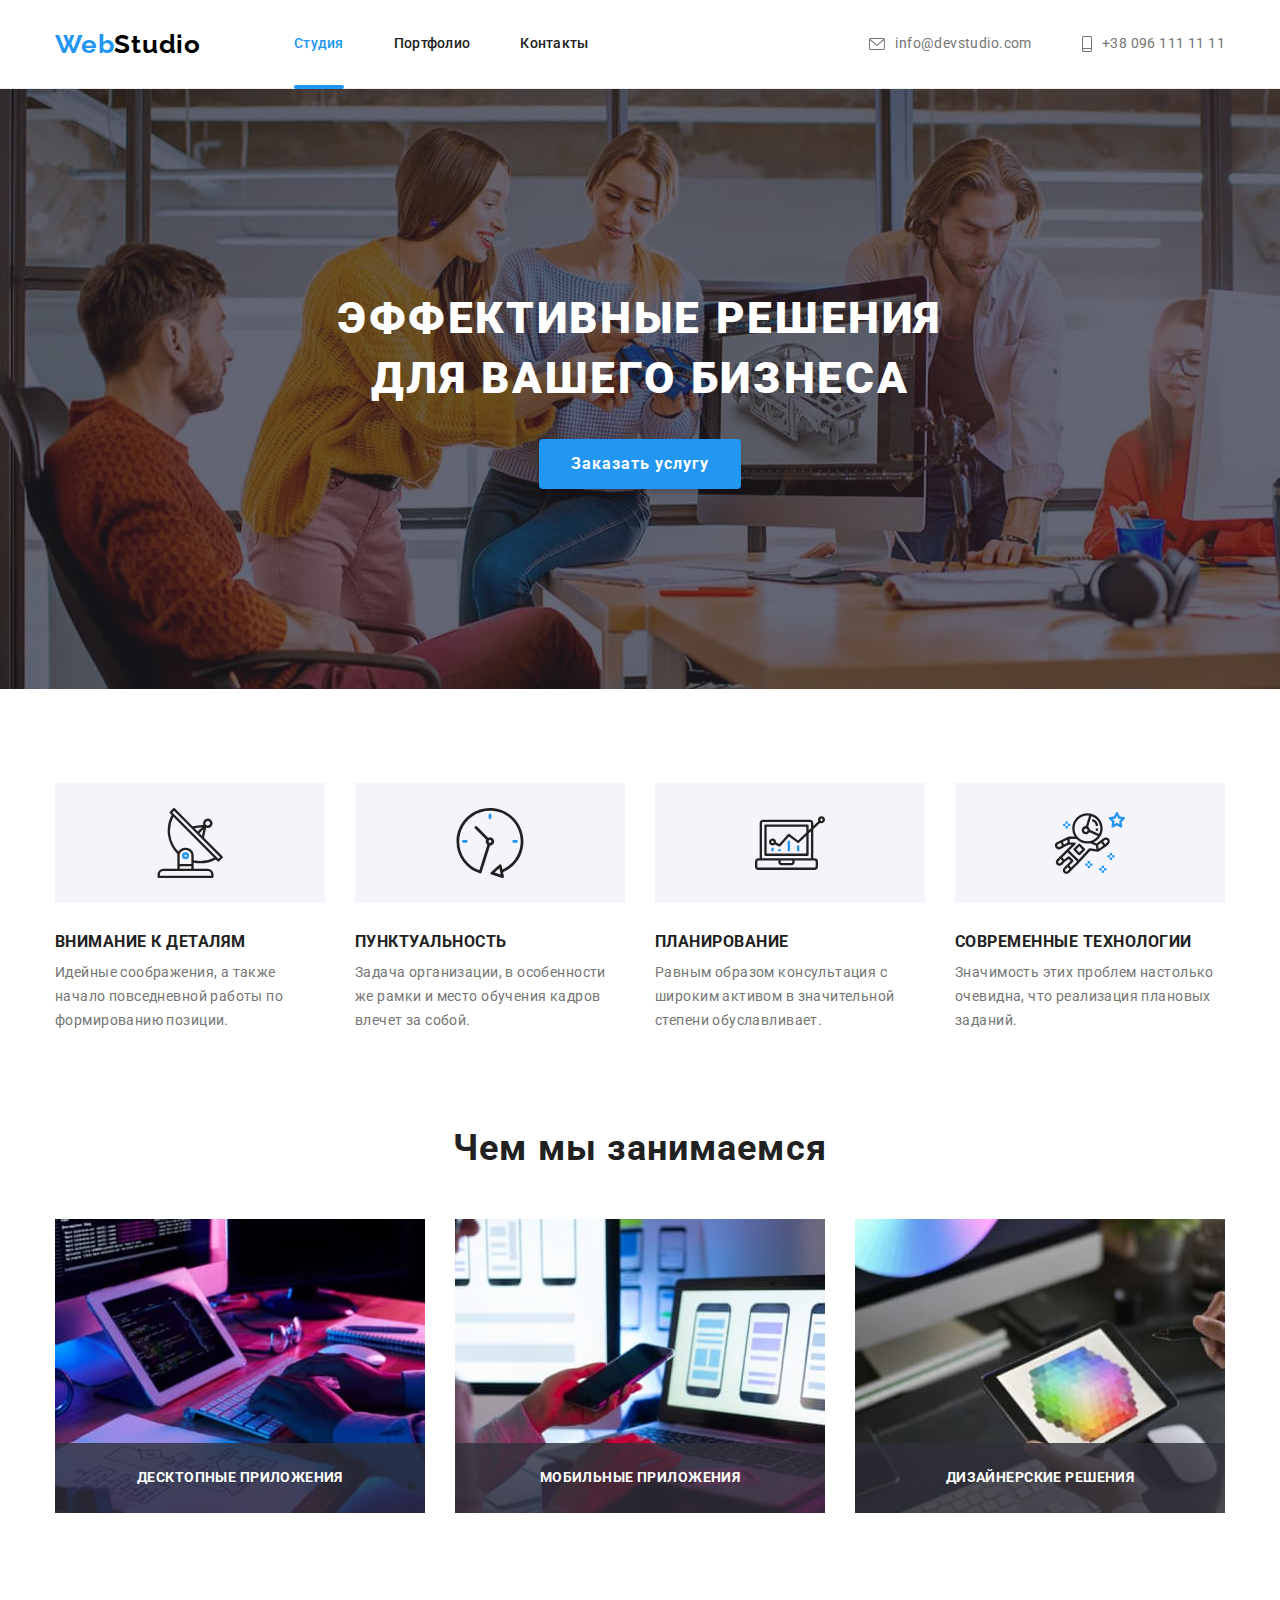
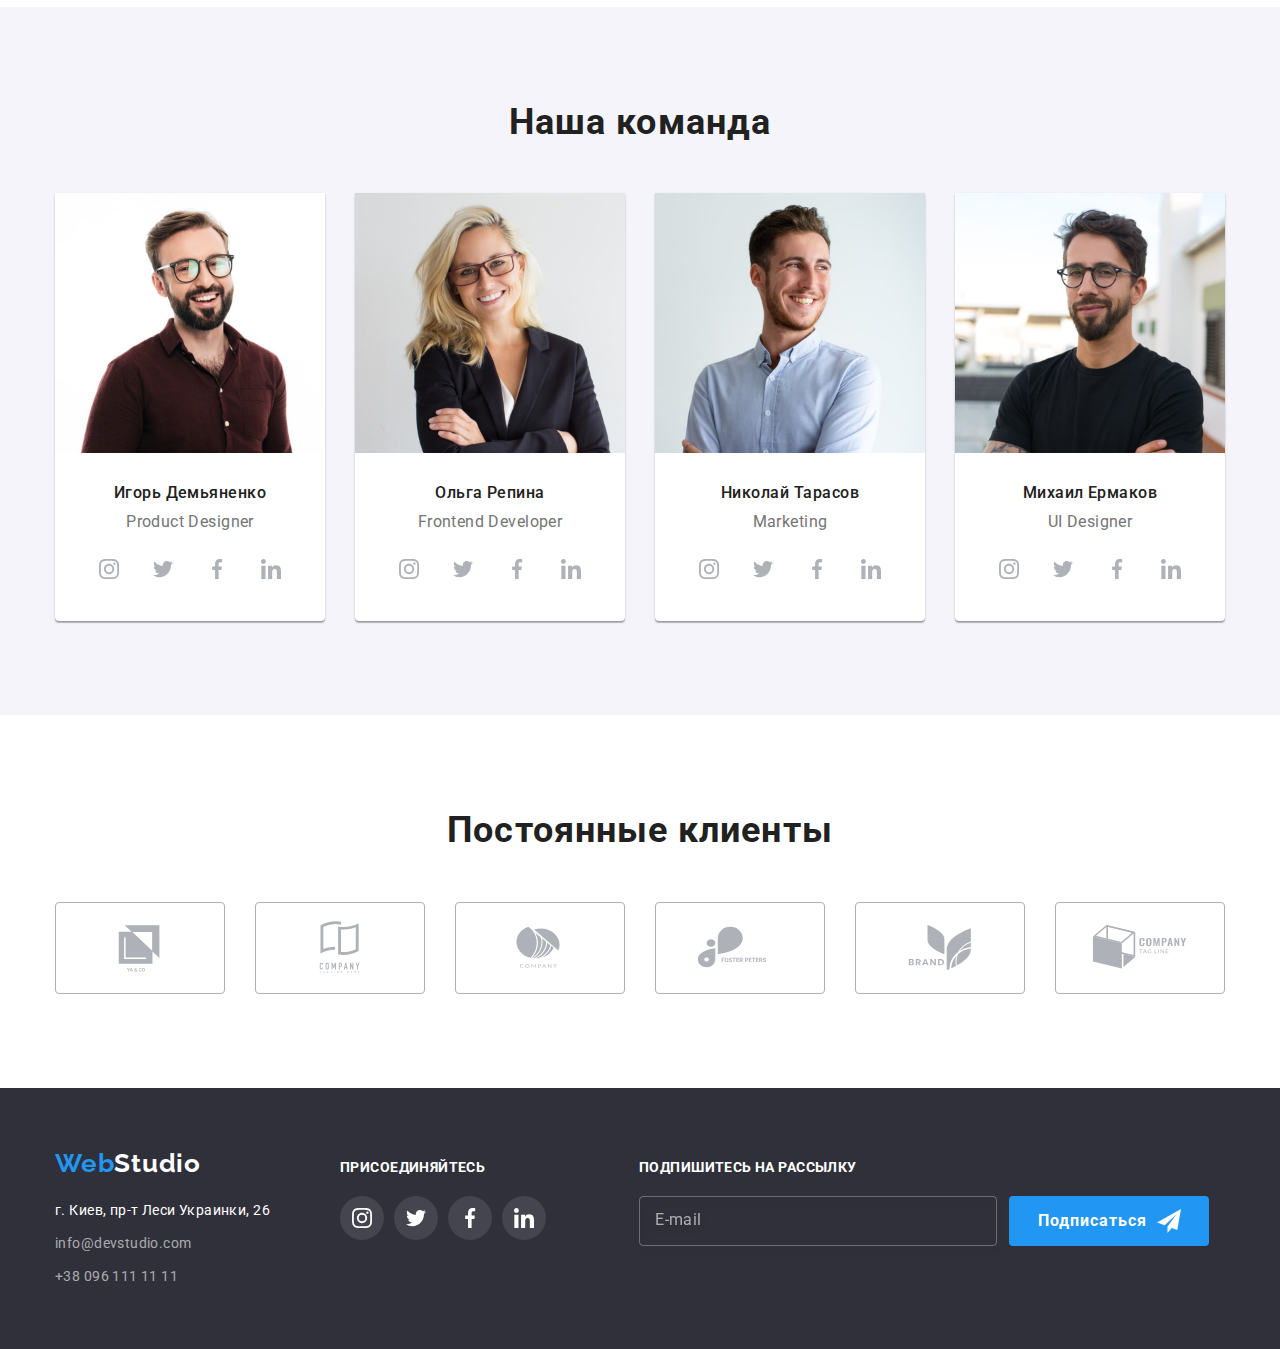
<file: index.html>
<!DOCTYPE html>
<html lang="ru">
  <head class="page-header">
    <meta charset="UTF-8" />
    <meta http-equiv="X-UA-Compatible" content="IE=edge" />
    <meta name="viewport" content="width=device-width, initial-scale=1.0" />
    <title>Студия</title>
    <link
      href="https://fonts.googleapis.com/css2?family=Raleway:wght@700&family=Roboto:wght@400;500;700;900&display=swap"
      rel="stylesheet"
    />
    <link
      rel="stylesheet"
      href="https://cdn.jsdelivr.net/npm/modern-normalize@1.1.0/modern-normalize.min.css"
    />
    <link rel="stylesheet" href="./css/style.css" />
  </head>
  <body>
    <!-- Хедер -->
    <header>
      <!-- Навигация -->

      <div class="container main-header">
        <nav class="navigation">
          <a href="./index.html" lang="en" class="logo"
            >Web<span class="logo-black">Studio</span></a
          >
          <ul class="site-nav">
            <li class="item-nav">
              <a href="./index.html" class="current">Студия</a>
            </li>

            <li class="item-nav">
              <a href="./portfolio.html" class="link">Портфолио</a>
            </li>

            <li class="item-nav"><a href="" class="link">Контакты</a></li>
          </ul>
        </nav>

        <!-- Контактная информация -->
        <ul class="contact-info">
          <li class="item-contact">
            <a href="mailto:info@devstudio.com" class="link-contact">
              <svg class="contact-mail">
                <use href="./images/icons.svg#mail"></use>
              </svg>
              info@devstudio.com</a
            >
          </li>

          <li class="item-contact">
            <a href="tel:+380961111111" class="link-contact">
              <svg class="contact-phone">
                <use href="./images/icons.svg#smartphone"></use>
              </svg>
              +38 096 111 11 11</a
            >
          </li>
        </ul>
      </div>
    </header>

    <!-- Основной контент -->
    <main>
      <!-- Герой -->
      <section class="hero">
        <div class="container">
          <div class="hero-position">
            <h1 class="hero-title">Эффективные решения для вашего бизнеса</h1>
          </div>
          <button type="button" class="button maine" data-modal-open>Заказать услугу</button>
        </div>
      </section>

      <!-- Наши особенности -->

      <section class="section peculiarities">
        <div class="container">
          <h2 class="visually-hidden">Наши особенности</h2>
          <ul class="benefits">
            <li class="benefits-item">
              <div class="wrapper">
                <svg class="benefits-icon" width="70" height="70">
                  <use href="./images/icons.svg#antenna"></use>
                </svg>
              </div>
              <h3 class="subtitle">Внимание к деталям</h3>
              <p class="benefits-text">
                Идейные соображения, а также начало повседневной работы по формированию позиции.
              </p>
            </li>

            <li class="benefits-item">
              <div class="wrapper">
                <svg class="benefits-icon" width="70" height="70">
                  <use href="./images/icons.svg#clock"></use>
                </svg>
              </div>
              <h3 class="subtitle">Пунктуальность</h3>
              <p class="benefits-text">
                Задача организации, в особенности же рамки и место обучения кадров влечет за собой.
              </p>
            </li>

            <li class="benefits-item">
              <div class="wrapper">
                <svg class="benefits-icon" width="70" height="70">
                  <use href="./images/icons.svg#diagram"></use>
                </svg>
              </div>
              <h3 class="subtitle">Планирование</h3>
              <p class="benefits-text">
                Равным образом консультация с широким активом в значительной степени обуславливает.
              </p>
            </li>

            <li class="benefits-item">
              <div class="wrapper">
                <svg class="benefits-icon" width="70" height="70">
                  <use href="./images/icons.svg#astronaut"></use>
                </svg>
              </div>
              <h3 class="subtitle">Современные технологии</h3>
              <p class="benefits-text">
                Значимость этих проблем настолько очевидна, что реализация плановых заданий.
              </p>
            </li>
          </ul>
        </div>
      </section>

      <!-- Чим мы занимаемся -->

      <section class="section">
        <div class="container">
          <h2 class="title">Чем мы занимаемся</h2>
          <ul class="services">
            <li class="services-item">
              <div class="thumb-services">
                <img src="./images/work/img.jpg" alt="Пишем код" width="370" height="294" />
                <p class="subtitle-text-services">Десктопные приложения</p>
              </div>
            </li>

            <li class="services-item">
              <div class="thumb-services">
                <img src="./images/work/img1.jpg" alt="Дизайн страницы" width="370" height="294" />
                <p class="subtitle-text-services">Мобильные приложения</p>
              </div>
            </li>

            <li class="services-item">
              <div class="thumb-services">
                <img
                  src="./images/work/img2.jpg"
                  alt="Дизайнерское оформление"
                  width="370"
                  height="294"
                />
                <p class="subtitle-text-services">Дизайнерские решения</p>
              </div>
            </li>
          </ul>
        </div>
      </section>

      <!-- Наша команда -->
      <section class="section team">
        <div class="container">
          <h2 class="title">Наша команда</h2>
          <ul class="employee-list">
            <li class="employee-card">
              <img
                src="./images/employees/img3.jpg"
                alt="Фото Игоря Демьяненко"
                width="270"
                height="260"
                class="photo"
              />
              <div class="employee-info">
                <h3 class="caption-team">Игорь Демьяненко</h3>
                <p lang="en" class="text">Product Designer</p>
                <ul class="social-list">
                  <li class="social-list-item">
                    <a href="" class="social-list-link">
                      <svg class="social-list-icon" width="20" height="20">
                        <use href="./images/icons.svg#instagram"></use>
                      </svg>
                    </a>
                  </li>
                  <li class="social-list-item">
                    <a href="" class="social-list-link">
                      <svg class="social-list-icon" width="20" height="20">
                        <use href="./images/icons.svg#twitter"></use>
                      </svg>
                    </a>
                  </li>
                  <li class="social-list-item">
                    <a href="" class="social-list-link">
                      <svg class="social-list-icon" width="20" height="20">
                        <use href="./images/icons.svg#facebook"></use>
                      </svg>
                    </a>
                  </li>
                  <li class="social-list-item">
                    <a href="" class="social-list-link">
                      <svg class="social-list-icon" width="20" height="20">
                        <use href="./images/icons.svg#linkedin"></use>
                      </svg>
                    </a>
                  </li>
                </ul>
              </div>
            </li>

            <li class="employee-card">
              <img
                src="./images/employees/img4.jpg"
                alt="Фото Ольги Репиной"
                width="270"
                height="260"
                class="photo"
              />
              <div class="employee-info">
                <h3 class="caption-team">Ольга Репина</h3>
                <p lang="en" class="text">Frontend Developer</p>
                <ul class="social-list">
                  <li class="social-list-item">
                    <a href="" class="social-list-link">
                      <svg class="social-list-icon" width="20" height="20">
                        <use href="./images/icons.svg#instagram"></use>
                      </svg>
                    </a>
                  </li>
                  <li class="social-list-item">
                    <a href="" class="social-list-link">
                      <svg class="social-list-icon" width="20" height="20">
                        <use href="./images/icons.svg#twitter"></use>
                      </svg>
                    </a>
                  </li>
                  <li class="social-list-item">
                    <a href="" class="social-list-link">
                      <svg class="social-list-icon" width="20" height="20">
                        <use href="./images/icons.svg#facebook"></use>
                      </svg>
                    </a>
                  </li>
                  <li class="social-list-item">
                    <a href="" class="social-list-link">
                      <svg class="social-list-icon" width="20" height="20">
                        <use href="./images/icons.svg#linkedin"></use>
                      </svg>
                    </a>
                  </li>
                </ul>
              </div>
            </li>

            <li class="employee-card">
              <img
                src="./images/employees/img5.jpg"
                alt="Фото Николая Тарасова"
                width="270"
                height="260"
                class="photo"
              />
              <div class="employee-info">
                <h3 class="caption-team">Николай Тарасов</h3>
                <p lang="en" class="text">Marketing</p>
                <ul class="social-list">
                  <li class="social-list-item">
                    <a href="" class="social-list-link">
                      <svg class="social-list-icon" width="20" height="20">
                        <use href="./images/icons.svg#instagram"></use>
                      </svg>
                    </a>
                  </li>
                  <li class="social-list-item">
                    <a href="" class="social-list-link">
                      <svg class="social-list-icon" width="20" height="20">
                        <use href="./images/icons.svg#twitter"></use>
                      </svg>
                    </a>
                  </li>
                  <li class="social-list-item">
                    <a href="" class="social-list-link">
                      <svg class="social-list-icon" width="20" height="20">
                        <use href="./images/icons.svg#facebook"></use>
                      </svg>
                    </a>
                  </li>
                  <li class="social-list-item">
                    <a href="" class="social-list-link">
                      <svg class="social-list-icon" width="20" height="20">
                        <use href="./images/icons.svg#linkedin"></use>
                      </svg>
                    </a>
                  </li>
                </ul>
              </div>
            </li>

            <li class="employee-card">
              <img
                src="./images/employees/img6.jpg"
                alt="Фото Михаила Ермакова"
                width="270"
                height="260"
                class="photo"
              />
              <div class="employee-info">
                <h3 class="caption-team">Михаил Ермаков</h3>
                <p lang="en" class="text">UI Designer</p>
                <ul class="social-list">
                  <li class="social-list-item">
                    <a href="" class="social-list-link">
                      <svg class="social-list-icon" width="20" height="20">
                        <use href="./images/icons.svg#instagram"></use>
                      </svg>
                    </a>
                  </li>
                  <li class="social-list-item">
                    <a href="" class="social-list-link">
                      <svg class="social-list-icon" width="20" height="20">
                        <use href="./images/icons.svg#twitter"></use>
                      </svg>
                    </a>
                  </li>
                  <li class="social-list-item">
                    <a href="" class="social-list-link">
                      <svg class="social-list-icon" width="20" height="20">
                        <use href="./images/icons.svg#facebook"></use>
                      </svg>
                    </a>
                  </li>
                  <li class="social-list-item">
                    <a href="" class="social-list-link">
                      <svg class="social-list-icon" width="20" height="20">
                        <use href="./images/icons.svg#linkedin"></use>
                      </svg>
                    </a>
                  </li>
                </ul>
              </div>
            </li>
          </ul>
        </div>
      </section>
    </main>

    <!-- Постоянные клиенты -->
    <section class="section">
      <div class="container">
        <h2 class="title">Постоянные клиенты</h2>
        <ul class="clients-list">
          <li class="clients-item">
            <a href="" class="clients-link">
              <svg class="clients-icon" width="106" height="60">
                <use href="./images/icons.svg#logo1"></use>
              </svg>
            </a>
          </li>
          <li class="clients-item">
            <a href="" class="clients-link">
              <svg class="clients-icon" width="106" height="60">
                <use href="./images/icons.svg#logo2"></use>
              </svg>
            </a>
          </li>
          <li class="clients-item">
            <a href="" class="clients-link">
              <svg class="clients-icon" width="106" height="60">
                <use href="./images/icons.svg#logo3"></use>
              </svg>
            </a>
          </li>
          <li class="clients-item">
            <a href="" class="clients-link">
              <svg class="clients-icon" width="106" height="60">
                <use href="./images/icons.svg#logo4"></use>
              </svg>
            </a>
          </li>
          <li class="clients-item">
            <a href="" class="clients-link">
              <svg class="clients-icon" width="106" height="60">
                <use href="./images/icons.svg#logo5"></use>
              </svg>
            </a>
          </li>
          <li class="clients-item">
            <a href="" class="clients-link">
              <svg class="clients-icon" width="106" height="60">
                <use href="./images/icons.svg#logo6"></use>
              </svg>
            </a>
          </li>
        </ul>
      </div>
    </section>

    <!-- Футер -->
    <footer class="footer basement">
      <div class="container cellar">
        <div class="company-address">
          <a href="./index.html" lang="en" class="logo footer">
            Web<span class="logo-white footer">Studio</span></a
          >
          <address>
            <ul class="end-page">
              <li class="address footer-entrance">г. Киев, пр-т Леси Украинки, 26</li>

              <li class="footer-entrance">
                <a href="mailto:info@devstudio.com" class="contact">info@devstudio.com</a>
              </li>

              <li>
                <a href="tel:+380961111111" class="contact">+38 096 111 11 11</a>
              </li>
            </ul>
          </address>
        </div>
        <div class="invitation-box">
          <p class="subtitle-invitation">присоединяйтесь</p>
          <ul class="social-list">
            <li class="social-list-item">
              <a href="" class="social-list-link-footer">
                <svg class="social-list-icon" width="20" height="20">
                  <use href="./images/icons.svg#instagram"></use>
                </svg>
              </a>
            </li>
            <li class="social-list-item">
              <a href="" class="social-list-link-footer">
                <svg class="social-list-icon" width="20" height="20">
                  <use href="./images/icons.svg#twitter"></use>
                </svg>
              </a>
            </li>
            <li class="social-list-item">
              <a href="" class="social-list-link-footer">
                <svg class="social-list-icon" width="20" height="20">
                  <use href="./images/icons.svg#facebook"></use>
                </svg>
              </a>
            </li>
            <li class="social-list-item">
              <a href="" class="social-list-link-footer">
                <svg class="social-list-icon" width="20" height="20">
                  <use href="./images/icons.svg#linkedin"></use>
                </svg>
              </a>
            </li>
          </ul>
        </div>
        <div class="invitation-position">
          <p class="subtitle-invitation">Подпишитесь на рассылку</p>
          <form class="mailing-list-form">
            <label>
              <input
                class="mailing-list-address"
                name="user_email"
                type="email"
                placeholder="E-mail"
              />
            </label>
            <span class="subscribe-wrapper">
              <button type="submit" class="subscribe-btn">
                Подписаться
                <svg class="subscribe-btn-icon" width="24" height="24">
                  <use href="./images/icons.svg#iconsend"></use>
                </svg>
              </button>
            </span>
          </form>
        </div>
      </div>
    </footer>

    <div class="backdrop is-hidden" data-modal>
      <div class="modal">
        <button type="button" class="close" data-modal-close>
          <svg class="untitled" width="18" height="18">
            <use href="./images/icons.svg#close"></use>
          </svg>
        </button>

        <form class="modal-form">
          <p class="modal-text">Оставьте свои данные, мы вам перезвоним</p>
          <label class="modal-form-field">
            <span class="modal-form-input-desc">Имя*</span>
            <span class="modal-form-input-wrapper">
              <input
                class="modal-form-input"
                name="user_name"
                type="text"
                required
                pattern="^[a-zA-Zа-яА-Я]+"
                minlength="2"
              />
              <svg class="modal-input-icon" width="18" height="18">
                <use href="./images/icons.svg#person"></use>
              </svg>
            </span>
          </label>
          <label class="modal-form-field"
            ><span class="modal-form-input-desc">Телефон*</span>
            <span class="modal-form-input-wrapper">
              <input
                class="modal-form-input"
                name="user_phone"
                type="tel"
                required
                pattern="[0-9]{3}-[0-9]{3}-[0-9]{2}-[0-9]{2}"
                title="xxx-xxx-xx-xx"
              />
              <svg class="modal-input-icon" width="18" height="18">
                <use href="./images/icons.svg#phoneblack"></use>
              </svg>
            </span>
          </label>
          <label class="modal-form-field"
            ><span class="modal-form-input-desc">Почта*</span>
            <span class="modal-form-input-wrapper">
              <input class="modal-form-input" name="user_email" type="email" required />
              <svg class="modal-input-icon" width="18" height="18">
                <use href="./images/icons.svg#emailblack"></use>
              </svg>
            </span>
          </label>
          <label class="modal-form-field-message"
            ><span class="modal-form-input-desc">Комментарий</span>
            <textarea
              class="modal-form-message"
              name="user-message"
              placeholder="Введите текст"
            ></textarea>
          </label>
          <input
            id="user-agreement"
            type="checkbox"
            name="user_policy"
            class="modal-form-check visually-hidden"
          />
          <label for="user-agreement" class="modal-form-check-desc">
            Соглашаюсь с рассылкой и принимаю&nbsp;
            <a href="" class="agreement-link">Условия договора</a></label
          >
          <button class="modal-button-submit" type="submit">Отправить</button>
        </form>
      </div>
    </div>
    <script src="./js/modal.js"></script>
  </body>
</html>
</file>
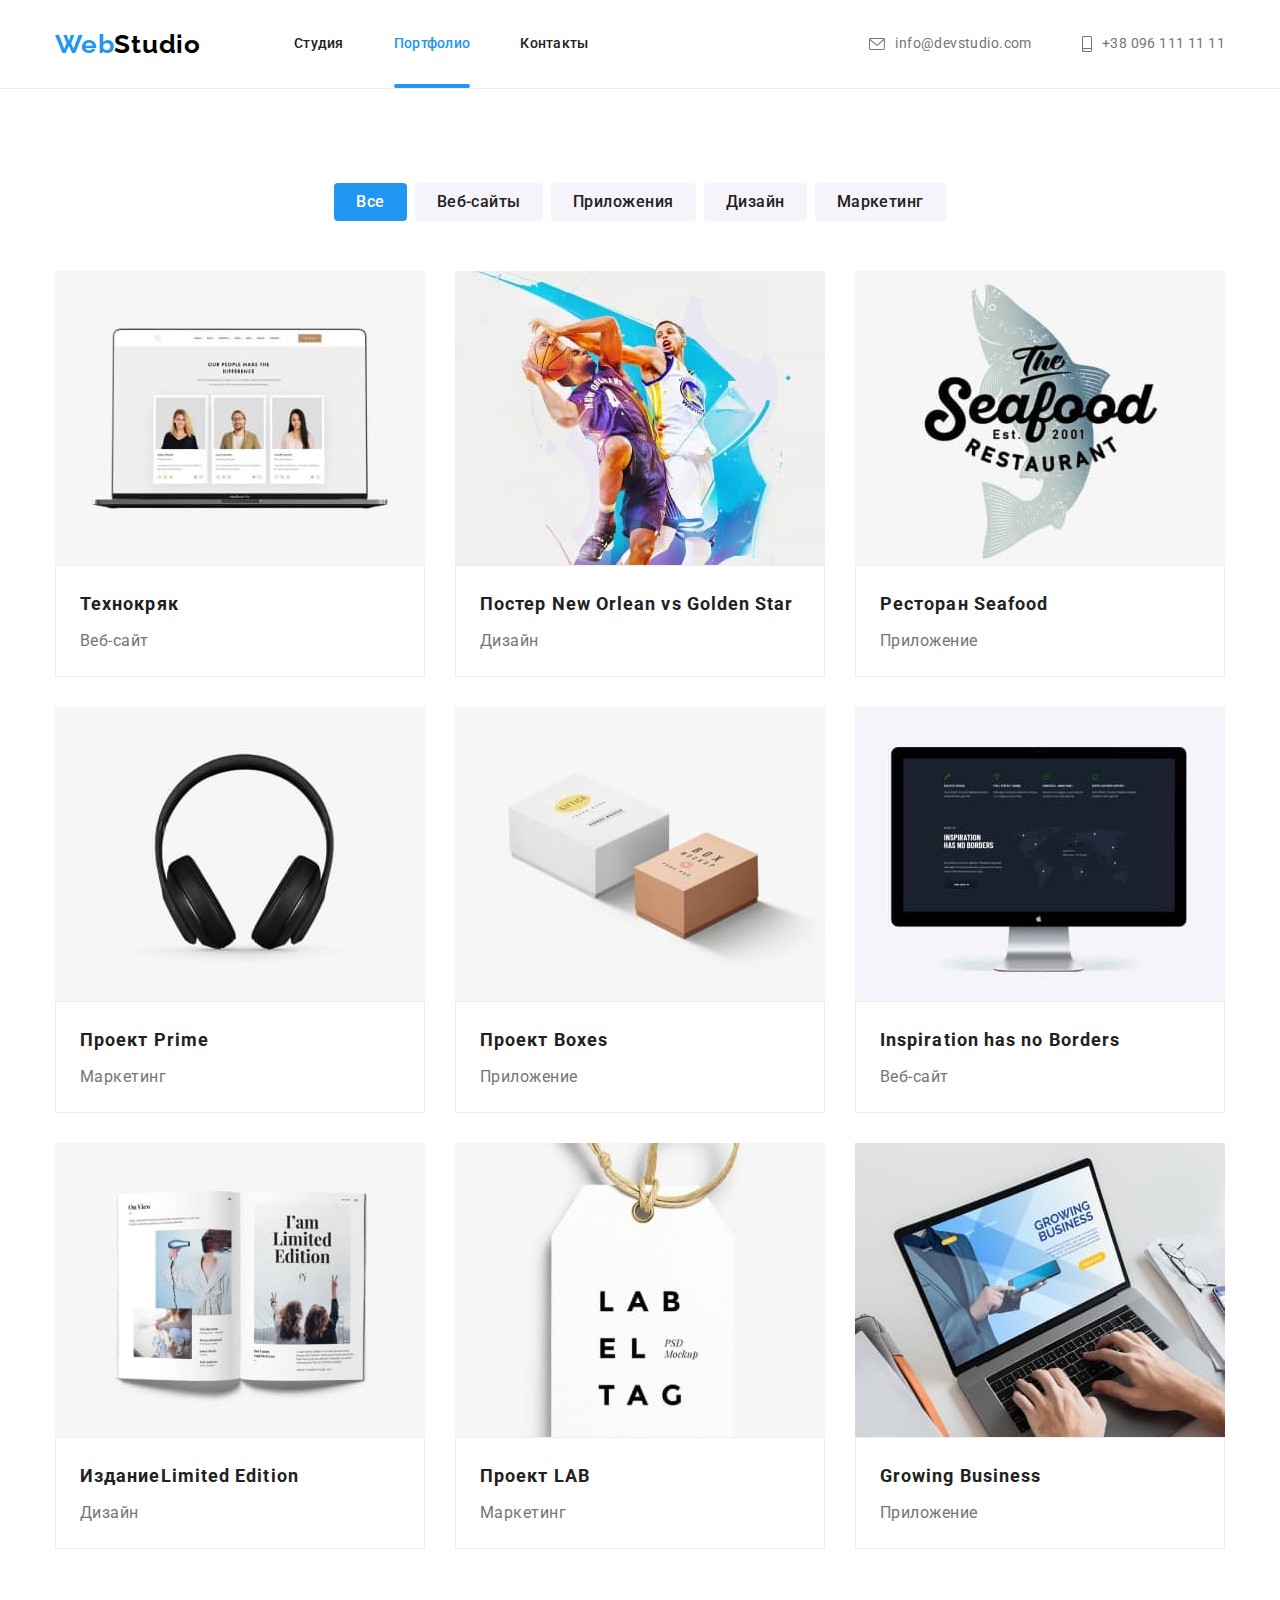
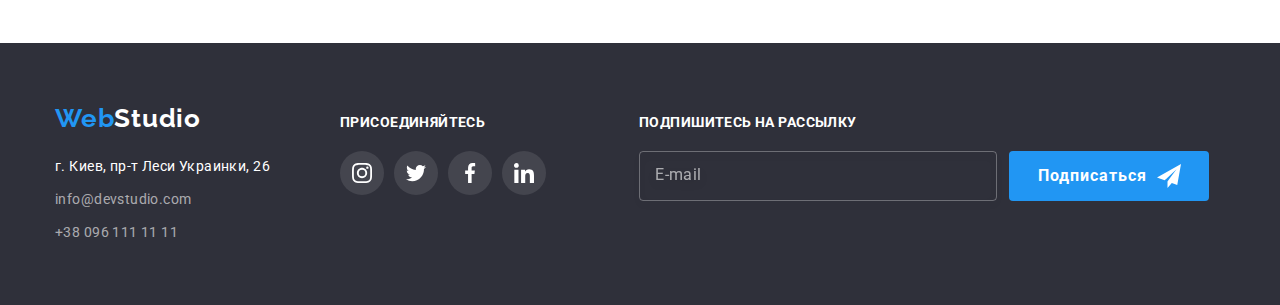
<file: portfolio.html>
<!DOCTYPE html>
<html lang="ru">
  <head>
    <meta charset="UTF-8" />
    <meta http-equiv="X-UA-Compatible" content="IE=edge" />
    <meta name="viewport" content="width=device-width, initial-scale=1.0" />
    <title>Портфолио</title>
    <link
      href="https://fonts.googleapis.com/css2?family=Raleway:wght@700&family=Roboto:wght@400;500;700;900&display=swap"
      rel="stylesheet"
    />
    <link
      rel="stylesheet"
      href="https://cdn.jsdelivr.net/npm/modern-normalize@1.1.0/modern-normalize.min.css"
    />
    <link rel="stylesheet" href="./css/style.css" />
  </head>
  <body>
    <!-- Хедер -->
    <header>
      <!-- Навігація -->
      <div class="container main-header">
        <nav class="navigation">
          <a href="./index.html" lang="en" class="logo"
            >Web<span class="logo-black">Studio</span></a
          >
          <ul class="site-nav">
            <li class="item-nav">
              <a href="./index.html" class="link">Студия</a>
            </li>

            <li class="item-nav">
              <div class="portfolio">
                <a href="./portfolio.html" class="current">Портфолио</a>
              </div>
            </li>

            <li class="item-nav"><a href="" class="link">Контакты</a></li>
          </ul>
        </nav>

        <!-- Контактна інформація -->

        <ul class="contact-info">
          <li class="item-contact">
            <a href="mailto:info@devstudio.com" class="link-contact">
              <svg class="contact-mail">
                <use href="./images/icons.svg#mail"></use>
              </svg>
              info@devstudio.com</a
            >
          </li>

          <li class="item-contact">
            <a href="tel:+380961111111" class="link-contact">
              <svg class="contact-phone">
                <use href="./images/icons.svg#smartphone"></use>
              </svg>
              +38 096 111 11 11</a
            >
          </li>
        </ul>
      </div>
    </header>

    <!-- Основний контент -->
    <main>
      <!-- Фільтр -->

      <section class="section">
        <div class="container">
          <h1 class="visually-hidden">Список проектов</h1>
          <ul class="filter">
            <li class="filter-item">
              <button type="button" class="button secondary current-filter">Все</button>
            </li>
            <li class="filter-item">
              <button type="button" class="button secondary">Веб-сайты</button>
            </li>
            <li class="filter-item">
              <button type="button" class="button secondary">Приложения</button>
            </li>
            <li class="filter-item">
              <button type="button" class="button secondary">Дизайн</button>
            </li>
            <li class="filter-item">
              <button type="button" class="button secondary">Маркетинг</button>
            </li>
          </ul>

          <!-- Картотека проектів -->

          <ul class="card-set">
            <li class="item">
              <a class="link-project" href="">
                <div class="box-overlay">
                  <img
                    src="./images/projects/technocryac.jpg"
                    alt="люди на экране компьютера"
                    width="370"
                    height="294"
                  />
                  <p class="overlay">
                    Ресурс предлагает комплексные предложения с разным уровнем функционала и
                    сервисов. Все это позволит посетителю получить исчерпывающие сведения о компании
                    или частном лице.
                  </p>
                </div>
                <div class="name-projects">
                  <h2 class="subject">Технокряк</h2>
                  <p class="name-project">Веб-сайт</p>
                </div>
              </a>
            </li>

            <li class="item">
              <a class="link-project" href="">
                <div class="box-overlay">
                  <img
                    src="./images/projects/neworlean.jpg"
                    alt="двое мужчин играют в баскетбол"
                    width="370"
                    height="294"
                  />
                  <p class="overlay">
                    Ресурс предлагает комплексные предложения с разным уровнем функционала и
                    сервисов. Все это позволит посетителю получить исчерпывающие сведения о компании
                    или частном лице.
                  </p>
                </div>
                <div class="name-projects">
                  <h2 class="subject">Постер <span lang="en">New Orlean vs Golden Star</span></h2>
                  <p class="name-project">Дизайн</p>
                </div>
              </a>
            </li>

            <li class="item">
              <a class="link-project" href="">
                <div class="box-overlay">
                  <img
                    src="./images/projects/seafood.jpg"
                    alt="логотип ресторана Сифуд"
                    width="370"
                    height="294"
                  />
                  <p class="overlay">
                    Ресурс предлагает комплексные предложения с разным уровнем функционала и
                    сервисов. Все это позволит посетителю получить исчерпывающие сведения о компании
                    или частном лице.
                  </p>
                </div>
                <div class="name-projects">
                  <h2 class="subject">Ресторан <span lang="en">Seafood</span></h2>
                  <p class="name-project">Приложение</p>
                </div>
              </a>
            </li>

            <li class="item">
              <a class="link-project" href="">
                <div class="box-overlay">
                  <img
                    src="./images/projects/prime.jpg"
                    alt="черные наушники"
                    width="370"
                    height="294"
                  />
                  <p class="overlay">
                    Ресурс предлагает комплексные предложения с разным уровнем функционала и
                    сервисов. Все это позволит посетителю получить исчерпывающие сведения о компании
                    или частном лице.
                  </p>
                </div>
                <div class="name-projects">
                  <h2 class="subject">Проект <span lang="en">Prime</span></h2>
                  <p class="name-project">Маркетинг</p>
                </div>
              </a>
            </li>

            <li class="item">
              <a class="link-project" href="">
                <div class="box-overlay">
                  <img
                    src="./images/projects/boxes.jpg"
                    alt="белая и коричневая коробки"
                    width="370"
                    height="294"
                  />
                  <p class="overlay">
                    Ресурс предлагает комплексные предложения с разным уровнем функционала и
                    сервисов. Все это позволит посетителю получить исчерпывающие сведения о компании
                    или частном лице.
                  </p>
                </div>
                <div class="name-projects">
                  <h2 class="subject">Проект <span lang="en">Boxes</span></h2>
                  <p class="name-project">Приложение</p>
                </div>
              </a>
            </li>

            <li class="item">
              <a class="link-project" href="">
                <div class="box-overlay">
                  <img
                    src="./images/projects/inspiration.jpg"
                    alt="екран монитора с помеченной картой"
                    width="370"
                    height="294"
                  />
                  <p class="overlay">
                    Ресурс предлагает комплексные предложения с разным уровнем функционала и
                    сервисов. Все это позволит посетителю получить исчерпывающие сведения о компании
                    или частном лице.
                  </p>
                </div>
                <div class="name-projects">
                  <h2 lang="en" class="subject">Inspiration has no Borders</h2>
                  <p class="name-project">Веб-сайт</p>
                </div>
              </a>
            </li>

            <li class="item">
              <a class="link-project" href="">
                <div class="box-overlay">
                  <img
                    src="./images/projects/limitededition.jpg"
                    alt="открытая книга"
                    width="370"
                    height="294"
                  />
                  <p class="overlay">
                    Ресурс предлагает комплексные предложения с разным уровнем функционала и
                    сервисов. Все это позволит посетителю получить исчерпывающие сведения о компании
                    или частном лице.
                  </p>
                </div>
                <div class="name-projects">
                  <h2 class="subject">Издание<span lang="en">Limited Edition</span></h2>
                  <p class="name-project">Дизайн</p>
                </div>
              </a>
            </li>

            <li class="item">
              <a class="link-project" href="">
                <div class="box-overlay">
                  <img src="./images/projects/lab.jpg" alt="этикетка" width="370" height="294" />
                  <p class="overlay">
                    Ресурс предлагает комплексные предложения с разным уровнем функционала и
                    сервисов. Все это позволит посетителю получить исчерпывающие сведения о компании
                    или частном лице.
                  </p>
                </div>
                <div class="name-projects">
                  <h2 class="subject">Проект <span lang="en">LAB</span></h2>
                  <p class="name-project">Маркетинг</p>
                </div>
              </a>
            </li>

            <li class="item">
              <a class="link-project" href="">
                <div class="box-overlay">
                  <img
                    src="./images/projects/growing.jpg"
                    alt="на мониторе компьютера открыта презентация проекта растущий бизнес"
                    width="370"
                    height="294"
                  />
                  <p class="overlay">
                    Ресурс предлагает комплексные предложения с разным уровнем функционала и
                    сервисов. Все это позволит посетителю получить исчерпывающие сведения о компании
                    или частном лице.
                  </p>
                </div>
                <div class="name-projects">
                  <h2 lang="en" class="subject">Growing Business</h2>
                  <p class="name-project">Приложение</p>
                </div>
              </a>
            </li>
          </ul>
        </div>
      </section>
    </main>

    <!-- Футер -->
    <footer class="footer basement">
      <div class="container cellar">
        <div class="company-address">
          <a href="./index.html" lang="en" class="logo footer">
            Web<span class="logo-white footer">Studio</span></a
          >
          <address>
            <ul class="end-page">
              <li class="address footer-entrance">г. Киев, пр-т Леси Украинки, 26</li>

              <li class="footer-entrance">
                <a href="mailto:info@devstudio.com" class="contact">info@devstudio.com</a>
              </li>

              <li>
                <a href="tel:+380961111111" class="contact">+38 096 111 11 11</a>
              </li>
            </ul>
          </address>
        </div>
        <div class="invitation-box">
          <p class="subtitle-invitation">присоединяйтесь</p>
          <ul class="social-list">
            <li class="social-list-item">
              <a href="" class="social-list-link-footer">
                <svg class="social-list-icon" width="20" height="20">
                  <use href="./images/icons.svg#instagram"></use>
                </svg>
              </a>
            </li>
            <li class="social-list-item">
              <a href="" class="social-list-link-footer">
                <svg class="social-list-icon" width="20" height="20">
                  <use href="./images/icons.svg#twitter"></use>
                </svg>
              </a>
            </li>
            <li class="social-list-item">
              <a href="" class="social-list-link-footer">
                <svg class="social-list-icon" width="20" height="20">
                  <use href="./images/icons.svg#facebook"></use>
                </svg>
              </a>
            </li>
            <li class="social-list-item">
              <a href="" class="social-list-link-footer">
                <svg class="social-list-icon" width="20" height="20">
                  <use href="./images/icons.svg#linkedin"></use>
                </svg>
              </a>
            </li>
          </ul>
        </div>
        <div class="invitation-position">
          <p class="subtitle-invitation">Подпишитесь на рассылку</p>
          <form class="mailing-list-form">
            <label>
              <input
                class="mailing-list-address"
                name="user_email"
                type="email"
                placeholder="E-mail"
              />
            </label>
            <span class="subscribe-wrapper">
              <button type="submit" class="subscribe-btn">
                Подписаться
                <svg class="subscribe-btn-icon" width="24" height="24">
                  <use href="./images/icons.svg#iconsend"></use>
                </svg>
              </button>
            </span>
          </form>
        </div>
      </div>
    </footer>
  </body>
</html>
</file>
<file: css/style.css>
h1,
h2,
h3,
h4,
h5,
h6,
p {
  margin-top: 0;
  margin-bottom: 0;
}

ul,
ol {
  margin-top: 0;
  margin-bottom: 0;
  padding-left: 0;
  list-style: none;
}

img {
  display: block;
}

a {
  text-decoration: none;
}

/* Переменные */
:root {
  --primary-text-color: #757575;
  --title-text-color: #212121;
  --accent-color: #2196f3;
  --background-dark: #2f303a;
  --contrasting-color: #ffffff;
  --svg-color: #afb1b8;
  --background-secondary-color: #f5f4fa;
  --transition-duration-timing-function: 250ms cubic-bezier(0.4, 0, 0.2, 1);
}

/* Body */
body {
  background-color: var(--contrasting-color);
  color: var(--primary-text-color);
  font-family: Roboto, sans-serif;
  font-size: 14px;
  line-height: 1.71;
  letter-spacing: 0.03em;
}

.button {
  color: var(--contrasting-color);
  background-color: var(--accent-color);
  border: none;
  font-family: inherit;
  cursor: pointer;
  font-weight: 500;
  font-size: 16px;
  line-height: 1.62;
  letter-spacing: 0.03em;
  border-radius: 4px;
}

/* =====================Общие стили=============== */

/* ==================Навигация===================== */

header {
  border-bottom: 1px solid #ececec;
}

.container {
  width: 1200px;
  margin-left: auto;
  margin-right: auto;
  padding-left: 15px;
  padding-right: 15px;
}

.section {
  padding-bottom: 94px;
  padding-top: 94px;
}

.main-header,
.site-nav,
.navigation,
.item-nav {
  display: flex;
  align-items: center;
}

.logo {
  font-family: Raleway, sans-serif;
  color: var(--accent-color);
  font-weight: 700;
  font-size: 26px;
  line-height: 1.19;
  letter-spacing: 0.03em;
  margin-right: 93px;
}

.link,
.current {
  color: var(--title-text-color);
}

.logo-black {
  color: #000000;
}

.logo-white {
  color: var(--contrasting-color);
}

.site-nav .item-nav:not(:last-child) {
  margin-right: 50px;
}

.link,
.current {
  font-weight: 500;
  line-height: 1.14;
  letter-spacing: 0.02em;
  transition: color var(--transition-duration-timing-function);
  padding: 36px 0;

}

.site-navigations:hover,
.site-navigations:focus,
.link:hover,
.link:focus {
  color: var(--accent-color);
}

.current {
   position: relative;
  color: var(--accent-color);
}

.current::after {
  content: '';
  position: absolute;
  left: 0;
  bottom: -1px;
  width: 100%;
  height: 4px;
  background: #2196f3;
  border-radius: 2px;
}

/* ===================/Навигация====================== */

/* ===================Контактная информация=========== */

.contact-info {
  display: flex;
  margin-left: auto;
}

.link-contact {
  color: var(--primary-text-color);
  transition: color var(--transition-duration-timing-function);
}

.link-contact:hover,
.link-contact:focus {
  color: var(--accent-color);
}

.contact-info .item-contact + .item-contact {
  margin-left: 50px;
}

.link-contact {
  padding: 32px 0;
  display: flex;
  align-items: center;
}

.contact-mail {
  width: 16px;
  height: 12px;
  fill: currentColor;
  margin-right: 10px;
  transition: fill var(--transition-duration-timing-function);
}

.contact-phone {
  width: 10px;
  height: 16px;
  fill: currentColor;
  margin-right: 10px;
  transition: fill var(--transition-duration-timing-function);
}

.contact-mail:hover,
.contact-mail:focus {
  fill: currentColor;
}

.contact-phone:hover,
.contact-phone:focus {
  fill: currentColor;
}

/* ===================/Контактная информация=========== */

/* ===================Footer============================ */
.visually-hidden {
  position: absolute;
  width: 1px;
  height: 1px;
  padding: 0;
  margin: -1px;
  overflow: hidden;
  clip: rect(0, 0, 0, 0);
  white-space: nowrap;
  border: 0;
}

.address {
  color: var(--contrasting-color);
  font-style: normal;
  margin-right: 70px;
}

.contact {
  color: rgba(255, 255, 255, 0.6);
  font-style: normal;
}

.contact:hover,
.contact:focus {
  color: var(--accent-color);
}

.footer {
  background-color: var(--background-dark);
}

.basement {
  padding-top: 60px;
  padding-bottom: 60px;
}

.end-page {
  margin-top: 20px;
}
.footer-entrance {
  margin-bottom: 9px;
}

.subtitle-invitation {
  color: var(--contrasting-color);
  font-weight: 700;
  line-height: 1.14;
  letter-spacing: 0.03em;
  text-transform: uppercase;
  margin-bottom: 20px;
  margin-top: 12px;
}

.cellar {
  display: flex;
}

.container.cellar {
  text-align: left;
}

.social-list-link-footer {
  display: flex;
  justify-content: center;
  align-items: center;
  width: 44px;
  height: 44px;
  border-radius: 50%;
  background-color: rgba(255, 255, 255, 0.1);
  fill: var(--contrasting-color);
  transition: background-color var(--transition-duration-timing-function);
}

.social-list-link-footer:hover,
.social-list-link-footer:focus {
  background-color: var(--accent-color);
}

.invitation-box {
  margin-right: 93px;
}

.mailing-list-form {
  display: flex;
}

.mailing-list-address {
  width: 358px;
  height: 50px;
  background-color: transparent;
  border: 1px solid rgba(255, 255, 255, 0.3);
filter: drop-shadow(0px 4px 4px rgba(0, 0, 0, 0.15));
border-radius: 4px;
padding: 16px 15px;
font-size: 12px;
line-height: 1.17;
letter-spacing: 0.01em;
color: var(--contrasting-color);
transition: border-color var(--transition-duration-timing-function);
}

.mailing-list-address:focus {
  outline: none;
  border-color: var(--accent-color);
}

.subscribe-btn {
  font-weight: 700;
  font-size: 16px;
  line-height: 1.88;
  letter-spacing: 0.06em;
  color: var(--contrasting-color);
  width: 200px;
  height: 50px;
  background-color: var(--accent-color);
  border-radius: 4px;
  border: none;
  padding-top: 10px;
  padding-right: 62px;
  padding-bottom: 10px;
  padding-left: 29px;
  transition: background-color var(--transition-duration-timing-function), box-shadow var(--transition-duration-timing-function);
}

.subscribe-wrapper {
  display: flex;
  position: relative;
  margin-left: 12px;
}

.subscribe-btn:hover,
.subscribe-btn:focus {
background-color:  #188CE8;
box-shadow: 0px 4px 4px rgba(0, 0, 0, 0.15);
}

.subscribe-btn-icon {
  fill: var(--contrasting-color);
  position: absolute;
  top: 50%;
  right: 28px;
  transform: translateY(-50%);
}

.invitation-position {
  position: relative;
}

.mailing-list-address::placeholder {
font-weight: 400;
font-size: 16px;
line-height: 1.25;
letter-spacing: 0.03em;
color: rgba(255, 255, 255, 0.6);
}

/* ===================/Footer============================ */

/* =====================/Общие стили=============== */

/* =====================Студия======================== */

/* ====================Герой=========================== */
.hero {
  padding: 200px 0;
  background-image: linear-gradient(rgba(47, 48, 58, 0.4), rgba(47, 48, 58, 0.4)),
    url(../images/backgroundimage.jpg);
  background-color: #c4c4c4;
  background-size: cover;
}

.container {
  text-align: center;
}

.hero-position {
  display: flex;
  justify-content: center;
}

.hero-title {
  color: var(--contrasting-color);
  font-weight: 900;
  font-size: 44px;
  line-height: 1.36;
  text-transform: uppercase;
  letter-spacing: 0.06em;
  width: 696px;
}

.maine {
  display: inline-block;
  padding: 10px 32px;
  font-weight: 700;
  font-size: 16px;
  line-height: 1.88;
  text-align: center;
  letter-spacing: 0.06em;
  box-shadow: 0px 4px 4px rgba(0, 0, 0, 0.15);
  margin-top: 30px;
  transition: background-color var(--transition-duration-timing-function);
}

.button.maine:hover,
.button.maine:focus {
  background-color: #188ce8;
}

/* ====================/Герой=========================== */

/* ====================Наши особенности================== */

.peculiarities {
  padding-bottom: 0;
}
.subtitle {
  color: var(--title-text-color);
  font-weight: 700;
  line-height: 1.14;
  letter-spacing: 0.03em;
  text-transform: uppercase;
  margin-bottom: 10px;
  margin-top: 30px;
  text-align: left;
}

.benefits {
  display: flex;
}

.benefits-text {
  text-align: left;
}

.benefits-item {
  min-width: 270px;
}

.benefits .benefits-item:not(:last-child) {
  margin-right: 30px;
}

.wrapper {
  display: flex;
  justify-content: center;
  align-items: center;
  width: 100%;
  height: 120px;
  background-color: var(--background-secondary-color);
}

/* =======================/Наши особенности==================== */

/* ========================Чем мы занимаемся==================== */

.title {
  color: var(--title-text-color);
  font-weight: 700;
  font-size: 36px;
  line-height: 1.17;
  text-align: center;
  letter-spacing: 0.03em;
  margin-bottom: 50px;
}

.services {
  display: flex;
}

.services .services-item:not(:last-child) {
  margin-right: 30px;
}

.subtitle-text-services {
  position: absolute;
  bottom: 0;
  display: flex;
  justify-content: center;
  align-items: center;
  color: var(--contrasting-color);
  font-weight: 700;
  line-height: 1.14;
  letter-spacing: 0.03em;
  text-transform: uppercase;
  background-color: rgba(47, 48, 58, 0.8);
  width: 370px;
  height: 70px;
}

.thumb-services {
  position: relative;
}

/* ========================/Чем мы занимаемся==================== */

/* ======================== Наша команда ========================*/

.team {
  background-color: var(--background-secondary-color);
}

.employee-list {
  display: flex;
  flex-wrap: wrap;
  gap: 30px;
}

.employee-card {
  flex-basis: calc(100%-90px / 4);
  box-shadow: 0px 1px 3px rgba(0, 0, 0, 0.12), 0px 1px 1px rgba(0, 0, 0, 0.14),
    0px 2px 1px rgba(0, 0, 0, 0.2);
  border-radius: 0px 0px 4px 4px;
  width: 270px;
  background-color: var(--contrasting-color);
}

.employee-info {
  padding: 30px 0;
}

.caption-team {
  font-weight: 500;
  font-size: 16px;
  line-height: 1.19;
  letter-spacing: 0.03em;
  color: var(--title-text-color);
  text-align: center;
  margin-bottom: 10px;
}

.text {
  font-size: 16px;
  line-height: 1.19;
  margin-bottom: 16px;
  text-align: center;
}

.social-list {
  display: flex;
  justify-content: center;
  gap: 10px;
}

.social-list-link {
  display: flex;
  justify-content: center;
  align-items: center;
  width: 44px;
  height: 44px;
  border-radius: 50%;
  background-color: var(--contrasting-color);
  fill: var(--svg-color);
  transition: fill var(--transition-duration-timing-function),
    background-color var(--transition-duration-timing-function);
}

.social-list-link:hover,
.social-list-link:focus {
  background-color: var(--accent-color);
  fill: var(--contrasting-color);
}

/* =========================Постоянные клиенты================= */
.clients-list {
  display: flex;
  justify-content: center;
  align-items: center;
  gap: 30px;
  flex-wrap: wrap;
}

.clients-link {
  display: flex;
  justify-content: center;
  align-items: center;
  border: 1px solid var(--svg-color);
  border-radius: 4px;
  width: 170px;
  height: 92px;
  color: var(--svg-color);
  transition: color var(--transition-duration-timing-function),
    border-color var(--transition-duration-timing-function);
}

.clients-link:hover,
.clients-link:focus {
  border-color: var(--accent-color);
  color: var(--accent-color);
}

.clients-icon {
  fill: currentColor;
  transition: fill var(--transition-duration-timing-function);
}

.clients-icon:hover,
.clients-icon:focus {
  fill: currentColor;
}

/* ======================== /Постоянные клиенты================= */
/*  ======================/Студія============================ */

/* ======================Портфоліо=========================== */
/* =======================Фильтр============================== */

.button.secondary {
  display: inline-block;
  padding: 6px 22px;
  color: #212121;
  background-color: #f5f4fa;
  transition: color var(--transition-duration-timing-function),
    background-color var(--transition-duration-timing-function),
    box-shadow var(--transition-duration-timing-function);
}

.button.secondary:hover,
.button.secondary:focus {
  color: var(--contrasting-color);
  background-color: var(--accent-color);
  box-shadow: 0px 3px 1px rgba(0, 0, 0, 0.1), 0px 1px 2px rgba(0, 0, 0, 0.08),
    0px 2px 2px rgba(0, 0, 0, 0.12);
}

.button.secondary.current-filter {
  background-color: var(--accent-color);
  color: var(--contrasting-color);

}

.filter {
  display: flex;
  justify-content: center;
  margin-bottom: 50px;
}

.filter .filter-item:not(:last-child) {
  margin-right: 8px;
}

/* =======================/Фильтр============================== */

/* =======================Картотека проектов====================== */

.name-projects {
  padding: 20px 24px;
  border: 1px solid #eeeeee;
}

.subject {
  font-weight: 700;
  font-size: 18px;
  line-height: 2;
  letter-spacing: 0.06em;
  color: var(--title-text-color);
  margin-bottom: 4px;
  text-align: left;
}

.name-project {
  font-size: 16px;
  line-height: 1.88;
  letter-spacing: 0.03em;
  color: var(--primary-text-color);
  text-align: left;
}

.card-set {
  display: flex;
  flex-wrap: wrap;
  column-gap: 30px;
  row-gap: 30px;
}

.item {
  flex-basis: calc(100%-60px / 3);
  transition: box-shadow var(--transition-duration-timing-function);
}

.item:hover,
.item:focus {
  box-shadow: 0px 1px 1px rgba(0, 0, 0, 0.12), 0px 4px 4px rgba(0, 0, 0, 0.06),
    1px 4px 6px rgba(0, 0, 0, 0.16);
}

.box-overlay {
  position: relative;
  overflow: hidden;
}

.overlay {
  position: absolute;
  text-align: left;
  top: 0;
  left: 0;
  width: 100%;
  font-size: 18px;
  line-height: 1.56;
  letter-spacing: 0.03em;
  color: var(--contrasting-color);
  padding: 63px 24px;
  background-color: rgba(33, 150, 243, 0.9);
  overflow: auto;
  transform: translate(0, 100%);
  transition: transform var(--transition-duration-timing-function);
}

.link-project:hover .overlay,
.link-project:focus .overlay {
  transform: translate(0, 0);
}
/* =======================/Картотека проектов====================== */

/* ==================== Модальное окно ==================== */
.backdrop {
  position: fixed;
  top: 0;
  left: 0;
  width: 100%;
  height: 100%;
  background-color: rgba(0, 0, 0, 0.2);
  transition: opacity var(--transition-duration-timing-function),
    visibility var(--transition-duration-timing-function);
}

.backdrop.is-hidden {
  opacity: 0;
  pointer-events: none;
  visibility: inherit;
}

.modal {
  position: absolute;
  top: 50%;
  left: 50%;
  transform: translate(-50%, -50%);
  min-width: 528px;
  min-height: 581px;
  padding: 40px;
  background-color: var(--contrasting-color);
  border-radius: 4px;
  box-shadow: 0px 1px 3px rgba(0, 0, 0, 0.12), 0px 1px 1px rgba(0, 0, 0, 0.14),
    0px 2px 1px rgba(0, 0, 0, 0.2);
  transition: box-shadow var(--transition-duration-timing-function);
 transform var(--transition-duration-timing-function);
}

.backdrop.is-hidden .modal {
  transform: translate(-50%, -50%) scale(0.7);
}

.close {
  position: absolute;
  top: 8px;
  right: 8px;
  display: flex;
  justify-content: center;
  align-items: center;
  border: 1px solid rgba(0, 0, 0, 0.1);
  border-radius: 50%;
  width: 30px;
  height: 30px;
  background-color: transparent;
  padding: 0;
}

.untitled {
  transition: fill var(--transition-duration-timing-function);
}
.close:hover .untitled,
.close:focus .untitled {
  fill: var(--accent-color);
}

.close:hover,
.close:focus {
  border-color: var(--accent-color);
}
/* ==================== /Модальное окно ==================== */

/* ====================Форма в модальном окне=============== */

.modal-form {
  display: flex;
  flex-direction: column;
  position: relative;
}

.modal-text {
  font-weight: 700;
font-size: 20px;
line-height: 1.15;
letter-spacing: 0.03em;
color: var(--title-text-color);
margin-bottom: 12px;
}


.modal-form-input {
width: 100%;
height: 40px;
border: 1px solid rgba(33, 33, 33, 0.2);
border-radius: 4px;
padding-left: 42px;
padding-top: 11px;
padding-bottom: 11px;
padding-right: 12px;
font-size: 12px;
line-height: 1.17;
letter-spacing: 0.01em;
color: #000000;
transition: border-color var(--transition-duration-timing-function);
}

.modal-form-input:focus {
  outline: none;
  border-color: var(--accent-color);
}

.modal-input-icon {
  fill: #212121;
  transition: fill var(--transition-duration-timing-function);
}

.modal-form-input:focus + 
.modal-input-icon {
  fill: var(--accent-color);
}

.modal-form-input-desc {
display: block;
font-size: 12px;
line-height: 1.17;
letter-spacing: 0.01em;
color: var(--primary-text-color);
margin-bottom: 4px;
}

.modal-form-field {
  margin-bottom: 10px;
}

.modal-form-input-wrapper {
  display: block;
  position: relative;
}

.modal-input-icon {
 position: absolute;
 top: 50%;
 left: 0;
 transform: translateY(-50%);
 margin-left: 12px;
}

.modal-form-message {
  resize: none;
  width: 100%;
  height: 138px;
  padding: 12px 16px;
  border: 1px solid rgba(33, 33, 33, 0.2);
  border-radius: 4px;
  outline: none;
  margin-bottom: 20px;
  transition: border-color var(--transition-duration-timing-function);
}

.modal-form-message:focus {
  border-color: var(--accent-color);
}

.modal-form-message::placeholder {
font-size: 12px;
line-height: 1.17;
letter-spacing: 0.01em;
color: rgba(117, 117, 117, 0.5);
}

.modal-form-check-desc::before {
  display: block;
  width: 16px;
  height: 15px;
  border: 2px solid #212121;
  border-radius: 2px;
  cursor: pointer;
  margin-right: 7px;
  margin-left: 13px;
  content: "";
}

.modal-form-check:checked + .modal-form-check-desc::before {
background-color: var(--accent-color);
border-color: var(--accent-color);
background-image: url(../images/check.svg);
background-position: center;
background-repeat: no-repeat;
}

.modal-form-check:focus + .modal-form-check-desc::before {
 opacity: 1;
}

.modal-form-check-desc {
  display: flex;
  align-items: center;
font-size: 14px;
line-height: 1.71;
letter-spacing: 0.03em;
color: var(--primary-text-color);
margin-bottom: 30px;
}

.agreement-link {
  color: var(--accent-color);
   text-decoration: underline;
}

.modal-button-submit {
  align-self: center;
  width: 200px;
  height: 50px;
  padding: 10px 55px;
  font-weight: 700;
  font-size: 16px;
  line-height: 1.88;
  letter-spacing: 0.06em;
  color: var(--contrasting-color);
  background-color: var(--accent-color);
  border: transparent;
  border-radius: 4px;
  transition: box-shadow var(--transition-duration-timing-function);
}

.modal-button-submit:hover,
.modal-button-submit:focus {
  background-color: #188CE8;
  box-shadow: 0px 4px 4px rgba(0, 0, 0, 0.15);
}

/* ====================/Форма в модальном окне=============== */
</file>
